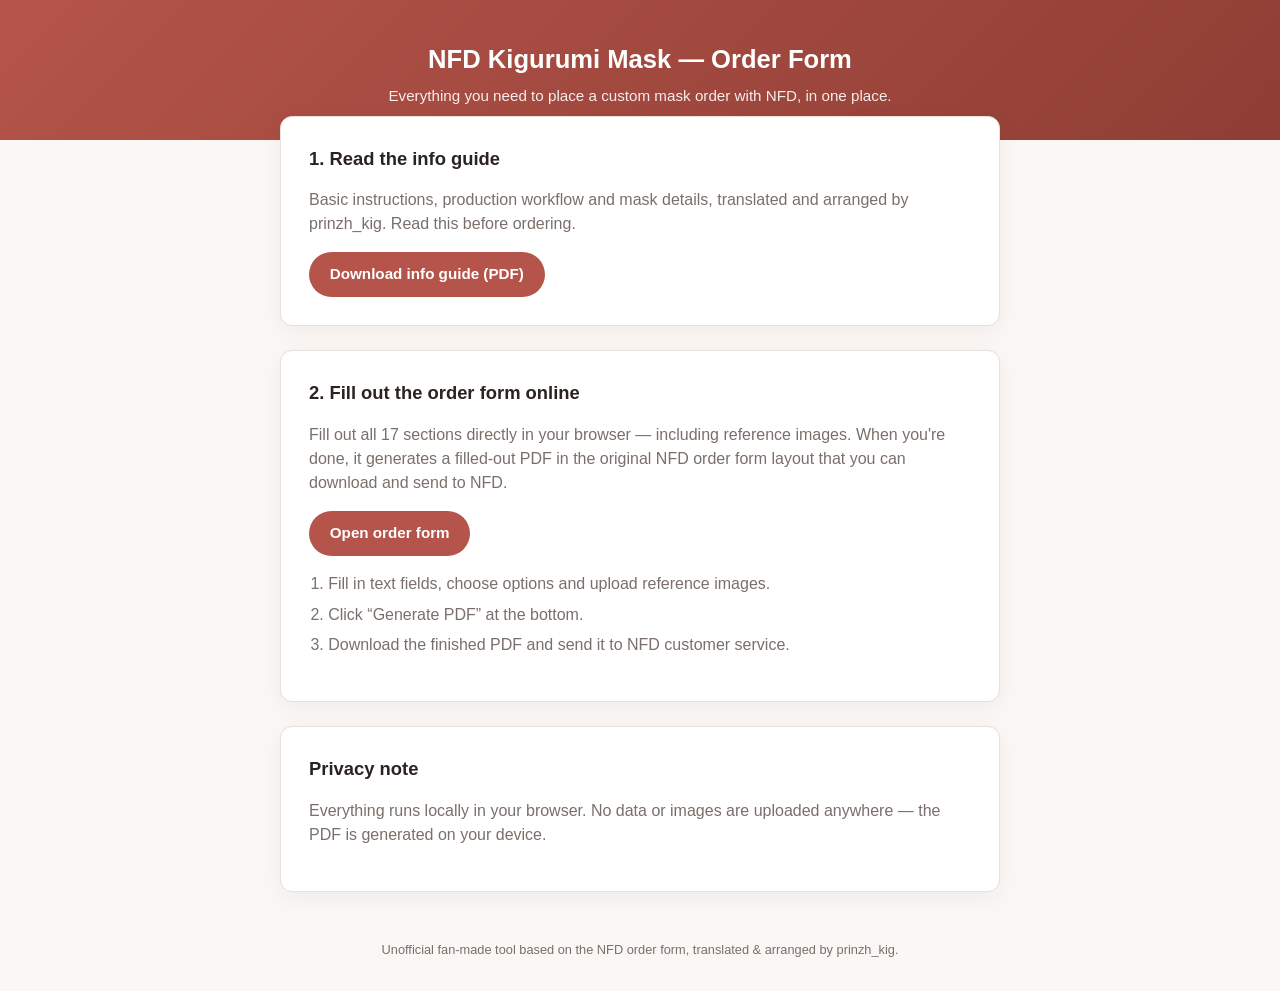
<file: index.html>
<!DOCTYPE html>
<html lang="en">
<head>
<meta charset="UTF-8">
<meta name="viewport" content="width=device-width, initial-scale=1.0">
<title>NFD Kigurumi Mask Order</title>
<link rel="stylesheet" href="style.css">
</head>
<body>
<header class="site-header">
  <h1>NFD Kigurumi Mask &mdash; Order Form</h1>
  <p>Everything you need to place a custom mask order with NFD, in one place.</p>
</header>

<main>
  <div class="card">
    <h2>1. Read the info guide</h2>
    <p>Basic instructions, production workflow and mask details, translated and arranged by prinzh_kig. Read this before ordering.</p>
    <a class="btn" href="NFD-Info-Guide.pdf" download>Download info guide (PDF)</a>
  </div>

  <div class="card">
    <h2>2. Fill out the order form online</h2>
    <p>Fill out all 17 sections directly in your browser &mdash; including reference images. When you're done, it generates a filled-out PDF in the original NFD order form layout that you can download and send to NFD.</p>
    <a class="btn" href="order-form.html">Open order form</a>
    <ol class="steps" style="margin-top:1rem;">
      <li>Fill in text fields, choose options and upload reference images.</li>
      <li>Click &ldquo;Generate PDF&rdquo; at the bottom.</li>
      <li>Download the finished PDF and send it to NFD customer service.</li>
    </ol>
  </div>

  <div class="card">
    <h2>Privacy note</h2>
    <p>Everything runs locally in your browser. No data or images are uploaded anywhere &mdash; the PDF is generated on your device.</p>
  </div>
</main>

<footer>
  Unofficial fan-made tool based on the NFD order form, translated &amp; arranged by prinzh_kig.
</footer>
</body>
</html>
</file>
<file: style.css>
:root {
  --bg: #faf7f5;
  --card: #ffffff;
  --ink: #2b2320;
  --muted: #7a6f6a;
  --accent: #b5544a;
  --accent-dark: #8f3e35;
  --border: #e8e0db;
  --ok: #3a7d5c;
  --radius: 12px;
}

* { box-sizing: border-box; }

html { -webkit-text-size-adjust: 100%; }

body { overflow-x: hidden; }

img { max-width: 100%; }

.credit-badge {
  position: fixed;
  top: .6rem;
  right: .8rem;
  z-index: 50;
  background: rgba(0,0,0,.4);
  color: #fff;
  font-size: .7rem;
  line-height: 1.3;
  padding: .35rem .65rem;
  border-radius: 999px;
  max-width: 220px;
  text-align: right;
  backdrop-filter: blur(4px);
}

body {
  margin: 0;
  font-family: -apple-system, BlinkMacSystemFont, "Segoe UI", Roboto, Helvetica, Arial, sans-serif;
  background: var(--bg);
  color: var(--ink);
  line-height: 1.5;
}

header.site-header {
  background: linear-gradient(135deg, var(--accent), var(--accent-dark));
  color: #fff;
  padding: 2.5rem 1.5rem 2rem;
  text-align: center;
}

header.site-header h1 {
  margin: 0 0 .4rem;
  font-size: 1.6rem;
}

header.site-header p {
  margin: 0;
  opacity: .9;
  font-size: .95rem;
}

main {
  max-width: 760px;
  margin: -1.5rem auto 3rem;
  padding: 0 1.25rem;
}

.card {
  background: var(--card);
  border: 1px solid var(--border);
  border-radius: var(--radius);
  padding: 1.75rem;
  margin-bottom: 1.5rem;
  box-shadow: 0 6px 24px rgba(0,0,0,.05);
}

.card h2 {
  margin-top: 0;
  font-size: 1.15rem;
}

.card p { color: var(--muted); }

.btn {
  display: inline-flex;
  align-items: center;
  gap: .5rem;
  background: var(--accent);
  color: #fff;
  text-decoration: none;
  padding: .7rem 1.3rem;
  border-radius: 999px;
  font-weight: 600;
  font-size: .95rem;
  border: none;
  cursor: pointer;
  transition: background .15s ease;
}

.btn:hover { background: var(--accent-dark); }

.btn.secondary {
  background: transparent;
  color: var(--accent);
  border: 1.5px solid var(--accent);
}

.btn.secondary:hover { background: #fdf1ef; }

.btn:disabled { opacity: .5; cursor: not-allowed; }

.steps {
  padding-left: 1.2rem;
  color: var(--muted);
}

.steps li { margin-bottom: .4rem; }

footer {
  text-align: center;
  color: var(--muted);
  font-size: .8rem;
  padding-bottom: 2rem;
}

/* ---- form page ---- */

.form-header {
  position: sticky;
  top: 0;
  z-index: 10;
  background: var(--bg);
  border-bottom: 1px solid var(--border);
  padding: .8rem 1.25rem;
  display: flex;
  justify-content: space-between;
  align-items: center;
  flex-wrap: wrap;
  gap: .4rem;
}

.form-header a { color: var(--accent-dark); font-size: .85rem; text-decoration: none; }

fieldset.q {
  border: 1px solid var(--border);
  border-radius: var(--radius);
  padding: 1.1rem 1.3rem 1.3rem;
  margin: 0 0 1.1rem;
  background: var(--card);
}

fieldset.q legend {
  font-weight: 600;
  padding: 0 .4rem;
  font-size: .97rem;
}

.zh { color: var(--muted); font-weight: 400; font-size: .9em; }

.hint {
  color: var(--muted);
  font-size: .85rem;
  margin: -.3rem 0 .7rem;
}

.required-mark { color: var(--accent); font-weight: 700; }

label.opt {
  display: flex;
  align-items: center;
  gap: .55rem;
  padding: .35rem 0;
  cursor: pointer;
  font-size: .95rem;
}

input[type="text"], input[type="number"], input[type="email"] {
  width: 100%;
  padding: .55rem .7rem;
  border: 1px solid var(--border);
  border-radius: 8px;
  font-size: .95rem;
  font-family: inherit;
  background: #fffefe;
}

.num-row {
  display: flex;
  align-items: center;
  gap: .6rem;
  margin-bottom: .55rem;
}
.num-row label { flex: 0 0 230px; font-size: .92rem; }
.num-row input { flex: 1; }
.num-row .unit { color: var(--muted); font-size: .85rem; width: 2rem; }

.file-drop {
  border: 1.5px dashed var(--border);
  border-radius: 10px;
  padding: .9rem;
  text-align: center;
  font-size: .88rem;
  color: var(--muted);
  cursor: pointer;
  background: #fffefe;
}
.file-drop:hover { border-color: var(--accent); color: var(--accent-dark); }
.file-drop input { display: none; }

.thumbs {
  display: flex;
  flex-wrap: wrap;
  gap: .5rem;
  margin-top: .6rem;
}
.thumb {
  position: relative;
  width: 78px; height: 78px;
  border-radius: 8px;
  overflow: hidden;
  border: 1px solid var(--border);
}
.thumb img { width: 100%; height: 100%; object-fit: cover; display: block; }
.thumb button {
  position: absolute; top: 2px; right: 2px;
  background: rgba(0,0,0,.6); color: #fff; border: none;
  width: 18px; height: 18px; border-radius: 50%;
  font-size: 11px; line-height: 1; cursor: pointer;
}

.conditional { display: none; margin-top: .6rem; padding-top: .6rem; border-top: 1px dashed var(--border); }
.conditional.show { display: block; }

.face-slot {
  border: 1px solid var(--border);
  border-radius: 10px;
  padding: .8rem;
  margin-bottom: .7rem;
  background: #fffefe;
}
.face-slot-title {
  display: flex;
  justify-content: space-between;
  align-items: center;
  font-size: .9rem;
  font-weight: 600;
  margin-bottom: .5rem;
}
.face-remove {
  background: none;
  border: none;
  color: var(--accent-dark);
  font-size: .78rem;
  cursor: pointer;
  text-decoration: underline;
  padding: 0;
  font-weight: 500;
}

.submit-bar {
  position: sticky;
  bottom: 0;
  background: rgba(250,247,245,.95);
  backdrop-filter: blur(6px);
  border-top: 1px solid var(--border);
  padding: 1rem 1.25rem calc(1rem + env(safe-area-inset-bottom));
  display: flex;
  flex-direction: column;
  gap: .5rem;
  align-items: center;
}

.status {
  font-size: .85rem;
  color: var(--muted);
  text-align: center;
  min-height: 1.1em;
}
.status.error { color: var(--accent-dark); font-weight: 600; }
.status.ok { color: var(--ok); font-weight: 600; }

.progress {
  width: 100%;
  max-width: 760px;
}

.form-wrap {
  margin-top: 0;
  padding-top: 1.25rem;
  padding-bottom: 6rem;
}

.ref-img {
  display: block;
  width: 100%;
  max-width: 100%;
  height: auto;
  border-radius: 8px;
  margin-bottom: .9rem;
  border: 1px solid var(--border);
}

/* ---- responsive ---- */

@media (max-width: 760px) {
  main { padding: 0 1rem; }
}

@media (max-width: 700px) {
  header.site-header { padding: 2rem 1.1rem 1.6rem; }
  header.site-header h1 { font-size: 1.4rem; }
  header.site-header p { font-size: .9rem; }
  .card { padding: 1.35rem; }
}

@media (max-width: 560px) {
  header.site-header { padding: 1.75rem 1rem 1.5rem; }
  header.site-header h1 { font-size: 1.25rem; }
  .card { padding: 1.1rem; border-radius: 10px; }
  .card h2 { font-size: 1.05rem; }

  .form-header { padding: .7rem 1rem; }
  .form-header strong { font-size: .95rem; }
  .form-header a { font-size: .8rem; }

  fieldset.q { padding: 1rem 1rem 1.2rem; border-radius: 10px; }
  fieldset.q legend { font-size: .93rem; }

  .num-row { flex-wrap: wrap; row-gap: .3rem; }
  .num-row label { flex: 1 1 100%; }
  .num-row input { flex: 1 1 auto; min-width: 0; }
  .num-row .unit { width: auto; }

  .thumb { width: 68px; height: 68px; }

  .btn { width: 100%; justify-content: center; }

  .submit-bar #generate-btn { max-width: 420px; }
}

@media (max-width: 400px) {
  header.site-header h1 { font-size: 1.1rem; }
  fieldset.q legend { font-size: .88rem; }
  .zh { font-size: .85em; }
  label.opt { font-size: .9rem; }
}
</file>
